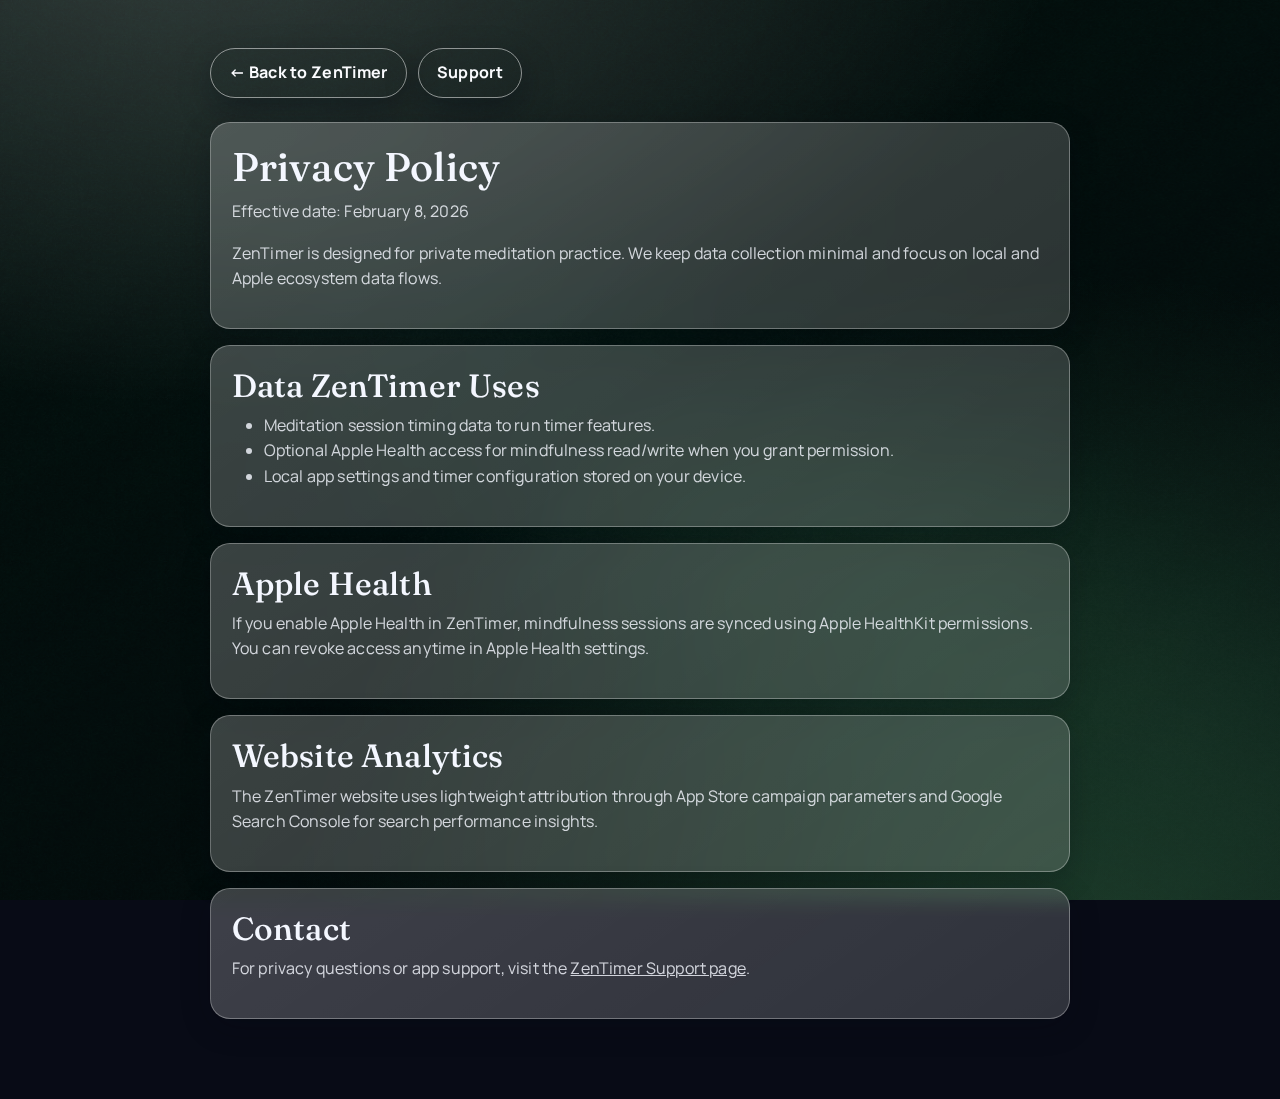
<file: privacy.html>
<!doctype html>
<html lang="en">
  <head>
    <meta charset="utf-8" />
    <meta name="viewport" content="width=device-width, initial-scale=1" />
    <meta name="theme-color" content="#080b16" />
    <meta name="apple-mobile-web-app-status-bar-style" content="black-translucent" />
    <title>ZenTimer Privacy Policy</title>
    <meta name="description" content="ZenTimer privacy policy: learn how the app handles your data, Apple Health integration, and website analytics. No tracking, no accounts, fully private." />
    <meta name="robots" content="index, follow" />
    <meta property="og:type" content="website" />
    <meta property="og:title" content="ZenTimer Privacy Policy" />
    <meta property="og:description" content="Learn how ZenTimer handles your data. No tracking, no accounts — fully private meditation timing." />
    <meta property="og:url" content="https://getzentimer.com/privacy.html" />
    <link rel="canonical" href="https://getzentimer.com/privacy.html" />
    <link rel="icon" type="image/png" href="assets/img/favicon.png" />
    <link rel="preconnect" href="https://fonts.googleapis.com" />
    <link rel="preconnect" href="https://fonts.gstatic.com" crossorigin />
    <link
      href="https://fonts.googleapis.com/css2?family=Fraunces:opsz,wght@9..144,500;9..144,700&family=Manrope:wght@500;700;800&display=swap"
      rel="stylesheet"
    />
    <link
      href="https://cdn.jsdelivr.net/npm/bootstrap@5.3.3/dist/css/bootstrap.min.css"
      rel="stylesheet"
      integrity="sha384-QWTKZyjpPEjISv5WaRU9OFeRpok6YctnYmDr5pNlyT2bRjXh0JMhjY6hW+ALEwIH"
      crossorigin="anonymous"
    />
    <link rel="stylesheet" href="assets/css/styles.css" />
    <style>
      body { padding: 3rem 0 5rem; }
      .privacy-wrap { width: min(860px, 92vw); margin-inline: auto; }
      .privacy-wrap h1, .privacy-wrap h2 { font-family: "Fraunces", serif; }
      .privacy-wrap p, .privacy-wrap li { color: rgba(245, 248, 255, 0.82); }
      .privacy-card { padding: 1.3rem; border-radius: 1.25rem; margin-top: 1rem; }
      .privacy-nav { display: flex; flex-wrap: wrap; gap: 0.7rem; }
    </style>
  </head>
  <body>
    <div class="zt-bg-root" aria-hidden="true">
      <div class="zt-bg-layer is-active" style="background-image:url('assets/img/backgrounds/forest-1600x900.jpg')"></div>
      <div class="zt-bg-layer" style="background-image:url('assets/img/backgrounds/forest-1600x900.jpg')"></div>
    </div>
    <div class="zt-bg-overlay" aria-hidden="true"></div>

    <main class="privacy-wrap">
      <nav class="privacy-nav" aria-label="Privacy page navigation">
        <a class="zt-glass-btn zt-glass-btn--ghost" href="index.html">← Back to ZenTimer</a>
        <a class="zt-glass-btn zt-glass-btn--ghost" href="support.html">Support</a>
      </nav>

      <article class="privacy-card zt-glass mt-4">
        <h1>Privacy Policy</h1>
        <p>Effective date: February 8, 2026</p>
        <p>
          ZenTimer is designed for private meditation practice. We keep data collection minimal and focus on local and Apple ecosystem data flows.
        </p>
      </article>

      <article class="privacy-card zt-glass">
        <h2>Data ZenTimer Uses</h2>
        <ul>
          <li>Meditation session timing data to run timer features.</li>
          <li>Optional Apple Health access for mindfulness read/write when you grant permission.</li>
          <li>Local app settings and timer configuration stored on your device.</li>
        </ul>
      </article>

      <article class="privacy-card zt-glass">
        <h2>Apple Health</h2>
        <p>
          If you enable Apple Health in ZenTimer, mindfulness sessions are synced using Apple HealthKit permissions. You can revoke access anytime in Apple Health settings.
        </p>
      </article>

      <article class="privacy-card zt-glass">
        <h2>Website Analytics</h2>
        <p>
          The ZenTimer website uses lightweight attribution through App Store campaign parameters and Google Search Console for search performance insights.
        </p>
      </article>

      <article class="privacy-card zt-glass">
        <h2>Contact</h2>
        <p>
          For privacy questions or app support, visit the
          <a href="support.html" aria-label="Open ZenTimer support page">ZenTimer Support page</a>.
        </p>
      </article>
    </main>
  </body>
</html>
</file>
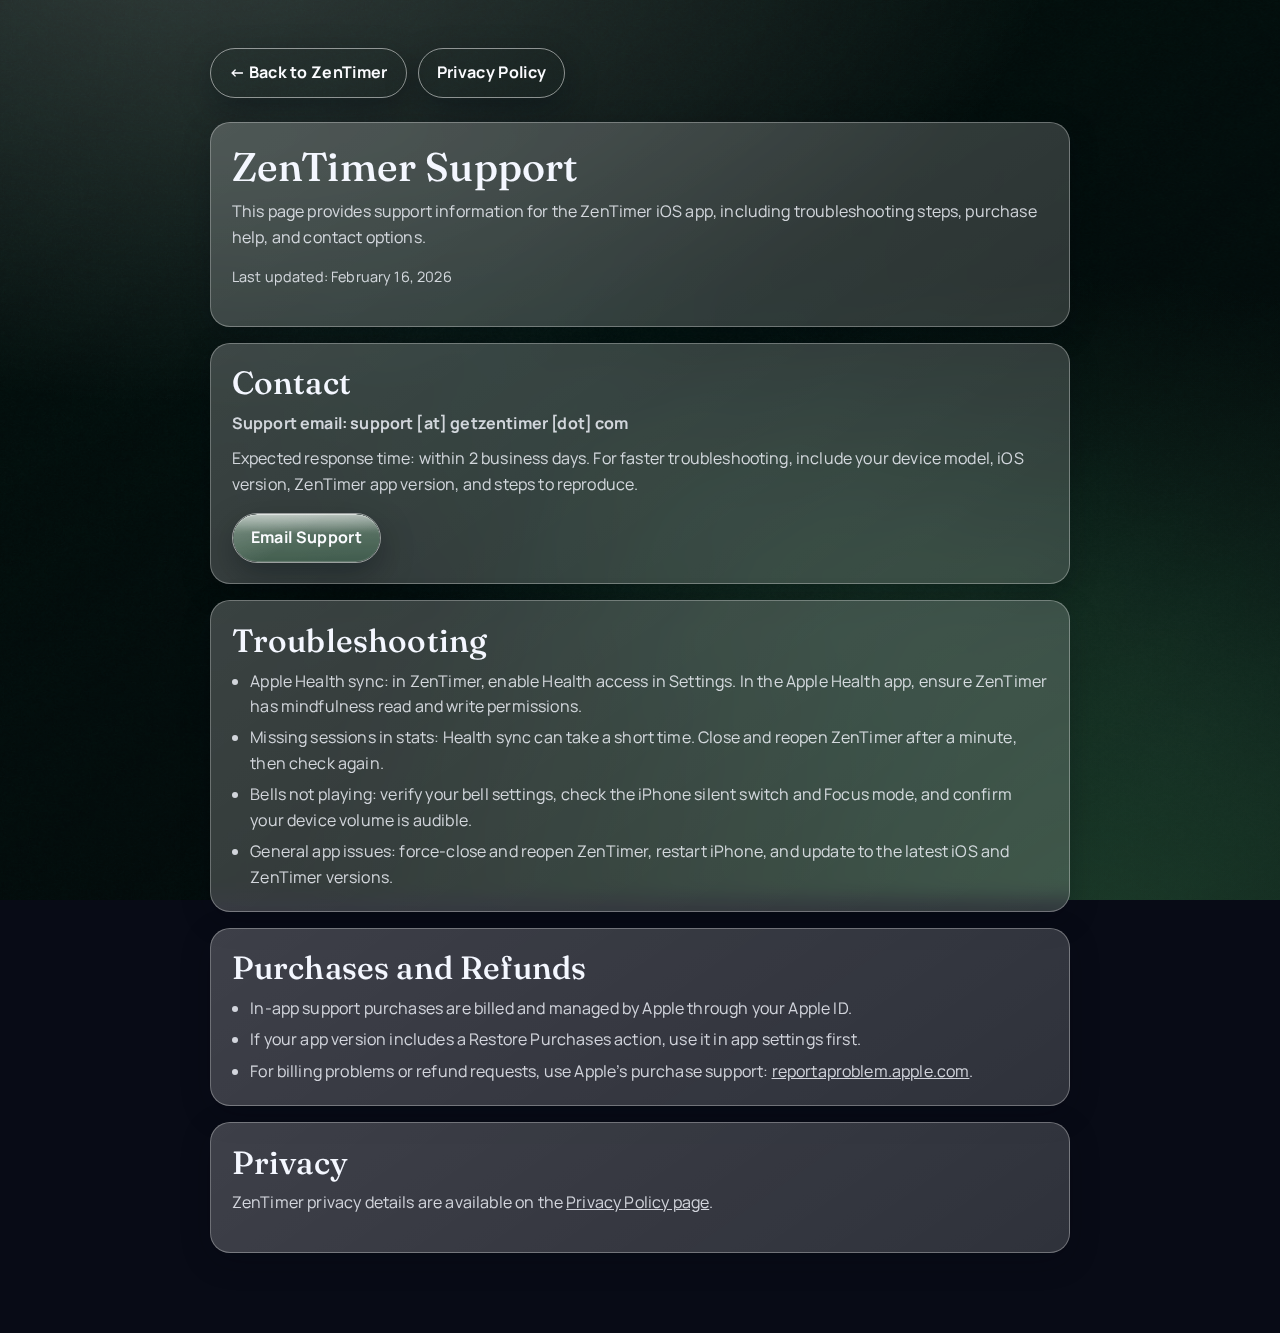
<file: support.html>
<!doctype html>
<html lang="en">
  <head>
    <meta charset="utf-8" />
    <meta name="viewport" content="width=device-width, initial-scale=1" />
    <title>ZenTimer Support</title>
    <meta
      name="description"
      content="ZenTimer app support: contact details, troubleshooting, Apple Health guidance, and billing help."
    />
    <link rel="canonical" href="https://getzentimer.com/support.html" />
    <link rel="icon" type="image/png" href="assets/img/favicon.png" />
    <link rel="preconnect" href="https://fonts.googleapis.com" />
    <link rel="preconnect" href="https://fonts.gstatic.com" crossorigin />
    <link
      href="https://fonts.googleapis.com/css2?family=Fraunces:opsz,wght@9..144,500;9..144,700&family=Manrope:wght@500;700;800&display=swap"
      rel="stylesheet"
    />
    <link
      href="https://cdn.jsdelivr.net/npm/bootstrap@5.3.3/dist/css/bootstrap.min.css"
      rel="stylesheet"
      integrity="sha384-QWTKZyjpPEjISv5WaRU9OFeRpok6YctnYmDr5pNlyT2bRjXh0JMhjY6hW+ALEwIH"
      crossorigin="anonymous"
    />
    <link rel="stylesheet" href="assets/css/styles.css" />
    <style>
      body { padding: 3rem 0 5rem; }
      .support-wrap { width: min(860px, 92vw); margin-inline: auto; }
      .support-wrap h1, .support-wrap h2 { font-family: "Fraunces", serif; }
      .support-wrap p, .support-wrap li { color: rgba(245, 248, 255, 0.82); }
      .support-card { padding: 1.3rem; border-radius: 1.25rem; margin-top: 1rem; }
      .support-nav { display: flex; flex-wrap: wrap; gap: 0.7rem; }
      .support-meta { color: rgba(239, 244, 255, 0.68); font-size: 0.9rem; }
      .support-contact-line { margin-bottom: 0.65rem; font-weight: 700; letter-spacing: 0.01em; }
      .support-list { padding-left: 1.15rem; margin-bottom: 0; }
      .support-list li + li { margin-top: 0.4rem; }
      .support-actions { margin-top: 0.85rem; }
    </style>
  </head>
  <body>
    <div class="zt-bg-root" aria-hidden="true">
      <div class="zt-bg-layer is-active" style="background-image:url('assets/img/backgrounds/forest-1600x900.jpg')"></div>
      <div class="zt-bg-layer" style="background-image:url('assets/img/backgrounds/forest-1600x900.jpg')"></div>
    </div>
    <div class="zt-bg-overlay" aria-hidden="true"></div>

    <main class="support-wrap">
      <nav class="support-nav" aria-label="Support page navigation">
        <a class="zt-glass-btn zt-glass-btn--ghost" href="index.html">← Back to ZenTimer</a>
        <a class="zt-glass-btn zt-glass-btn--ghost" href="privacy.html">Privacy Policy</a>
      </nav>

      <article class="support-card zt-glass mt-4">
        <h1>ZenTimer Support</h1>
        <p>
          This page provides support information for the ZenTimer iOS app, including troubleshooting steps,
          purchase help, and contact options.
        </p>
        <p class="support-meta">Last updated: February 16, 2026</p>
      </article>

      <article class="support-card zt-glass">
        <h2>Contact</h2>
        <p class="support-contact-line">
          Support email: <span aria-label="support email address">support [at] getzentimer [dot] com</span>
        </p>
        <p>
          Expected response time: within 2 business days. For faster troubleshooting, include your device model,
          iOS version, ZenTimer app version, and steps to reproduce.
        </p>
        <div class="support-actions">
          <a
            id="zt-support-email-link"
            class="zt-glass-btn zt-glass-btn--primary"
            href="#"
            rel="noopener noreferrer"
            aria-label="Email ZenTimer support"
          >
            <span class="zt-glass-btn__fx" aria-hidden="true">
              <span class="zt-glass-btn__effect"></span>
              <span class="zt-glass-btn__tint"></span>
              <span class="zt-glass-btn__shine"></span>
            </span>
            <span class="zt-glass-btn__label">Email Support</span>
          </a>
        </div>
      </article>

      <article class="support-card zt-glass">
        <h2>Troubleshooting</h2>
        <ul class="support-list">
          <li>
            Apple Health sync: in ZenTimer, enable Health access in Settings. In the Apple Health app, ensure
            ZenTimer has mindfulness read and write permissions.
          </li>
          <li>
            Missing sessions in stats: Health sync can take a short time. Close and reopen ZenTimer after a minute,
            then check again.
          </li>
          <li>
            Bells not playing: verify your bell settings, check the iPhone silent switch and Focus mode, and confirm
            your device volume is audible.
          </li>
          <li>
            General app issues: force-close and reopen ZenTimer, restart iPhone, and update to the latest iOS and
            ZenTimer versions.
          </li>
        </ul>
      </article>

      <article class="support-card zt-glass">
        <h2>Purchases and Refunds</h2>
        <ul class="support-list">
          <li>
            In-app support purchases are billed and managed by Apple through your Apple ID.
          </li>
          <li>
            If your app version includes a Restore Purchases action, use it in app settings first.
          </li>
          <li>
            For billing problems or refund requests, use Apple’s purchase support:
            <a href="https://reportaproblem.apple.com/" target="_blank" rel="noopener noreferrer">reportaproblem.apple.com</a>.
          </li>
        </ul>
      </article>

      <article class="support-card zt-glass">
        <h2>Privacy</h2>
        <p>
          ZenTimer privacy details are available on the
          <a href="privacy.html" aria-label="View ZenTimer privacy policy">Privacy Policy page</a>.
        </p>
      </article>
    </main>

    <script>
      (() => {
        const link = document.getElementById("zt-support-email-link");
        if (!link) return;

        const mailbox = ["sup", "port"].join("");
        const host = ["get", "zentimer"].join("");
        const tld = ["c", "o", "m"].join("");
        const address = [mailbox, "@", host, ".", tld].join("");
        const subject = encodeURIComponent("ZenTimer Support Request");

        link.setAttribute("href", `mailto:${address}?subject=${subject}`);
      })();
    </script>
  </body>
</html>
</file>
<file: assets/css/styles.css>
:root {
  --bg-veil: rgba(7, 10, 20, 0.42);
  --bg-veil-strong: rgba(5, 7, 14, 0.68);
  --text-main: #f4f7ff;
  --text-muted: rgba(239, 244, 255, 0.78);
  --theme-accent: #478c5c;
  --theme-accent-soft: color-mix(in srgb, var(--theme-accent) 42%, white 58%);
  --glass-bg: rgba(255, 255, 255, 0.16);
  --glass-bg-strong: rgba(255, 255, 255, 0.22);
  --glass-border: rgba(255, 255, 255, 0.3);
  --glass-blur: 10px;
  --glass-shadow: 0 8px 30px rgba(5, 8, 18, 0.22);
  --zt-btn-blur: 14px;
  --zt-btn-shadow: 0 12px 32px rgba(4, 8, 18, 0.34);
  --zt-btn-border: rgba(255, 255, 255, 0.5);
  --zt-btn-tint-idle: rgba(255, 255, 255, 0.09);
  --zt-btn-tint-hover: rgba(255, 255, 255, 0.15);
  --zt-btn-shine-strength: 1;
  --zt-btn-distortion-scale: 0;
  --section-gap: clamp(3.5rem, 7vw, 7rem);
  --radius-lg: 1.5rem;
  --radius-xl: 2rem;
}

* {
  box-sizing: border-box;
}

html,
body {
  min-height: 100%;
}

body {
  margin: 0;
  font-family: "Manrope", "Plus Jakarta Sans", "Avenir Next", sans-serif;
  color: var(--text-main);
  background: #080b16;
  line-height: 1.58;
  letter-spacing: 0.01em;
  overflow-x: clip;
}

a {
  color: inherit;
}

.zt-shell a:not(.zt-glass-btn):not(.zt-lightbox-close) {
  color: var(--theme-accent);
  text-decoration: underline;
  text-decoration-color: currentColor;
  text-underline-offset: 2px;
  transition: color 180ms ease, text-decoration-color 180ms ease, outline-color 180ms ease, opacity 180ms ease;
}

.zt-shell a:not(.zt-glass-btn):not(.zt-lightbox-close):visited {
  color: var(--theme-accent);
  text-decoration-color: currentColor;
}

.zt-shell a:not(.zt-glass-btn):not(.zt-lightbox-close):hover {
  color: var(--theme-accent);
  text-decoration-color: currentColor;
  opacity: 0.88;
}

.zt-shell a:not(.zt-glass-btn):not(.zt-lightbox-close):focus-visible {
  outline: 2px solid var(--theme-accent);
  outline-offset: 2px;
}

.zt-site {
  position: relative;
  isolation: isolate;
}

.zt-bg-root {
  position: fixed;
  inset: 0;
  z-index: -2;
  overflow: hidden;
}

.zt-bg-layer {
  position: absolute;
  inset: -6%;
  background-position: center;
  background-repeat: no-repeat;
  background-size: cover;
  opacity: 0;
  transform: scale(1.06);
  transition: opacity var(--bg-crossfade-ms, 1800ms) ease, transform 2.6s ease;
  will-change: opacity, transform;
}

.zt-bg-layer.is-active {
  opacity: 1;
  transform: scale(1.01);
}

.zt-bg-overlay {
  position: fixed;
  inset: 0;
  z-index: -1;
  pointer-events: none;
  background:
    radial-gradient(120% 100% at 15% -12%, rgba(255, 255, 255, 0.2), transparent 57%),
    radial-gradient(100% 120% at 85% 105%, color-mix(in srgb, var(--theme-accent) 36%, transparent) 0%, transparent 62%),
    linear-gradient(155deg, var(--bg-veil) 0%, var(--bg-veil-strong) 100%);
  transition: background 1200ms ease;
}

.zt-grain {
  position: fixed;
  inset: 0;
  z-index: 0;
  pointer-events: none;
  opacity: 0.13;
  mix-blend-mode: soft-light;
  background-image: radial-gradient(circle at 1px 1px, rgba(255, 255, 255, 0.6) 0.8px, transparent 0);
  background-size: 3px 3px;
}

.zt-shell {
  position: relative;
  z-index: 1;
  padding-bottom: 6rem;
}

.container-zt {
  width: min(1140px, 92vw);
  margin-inline: auto;
}

.zt-hero {
  display: grid;
  grid-template-columns: minmax(0, 1fr) minmax(0, 1.05fr);
  column-gap: clamp(2rem, 4vw, 4.25rem);
  align-items: start;
  padding-top: clamp(3rem, 8vw, 6.25rem);
  padding-bottom: clamp(2rem, 5vw, 3.8rem);
}

.zt-hero > :not(.zt-theme-showcase) {
  grid-column: 1;
}

.zt-hero h1 {
  font-family: "Fraunces", "Iowan Old Style", serif;
  font-size: clamp(2rem, 5.4vw, 4.35rem);
  line-height: 1.06;
  letter-spacing: 0.012em;
  margin: 0 0 0.95rem;
  max-width: 18ch;
  color: var(--text-main);
}

.zt-hero p {
  font-size: clamp(1rem, 2.2vw, 1.25rem);
  color: var(--text-muted);
  max-width: 62ch;
}

.zt-cta-row {
  display: flex;
  flex-wrap: wrap;
  gap: 0.75rem;
  margin-top: 1.35rem;
}

.zt-hero-note {
  margin-top: 0.95rem;
  color: rgba(239, 244, 255, 0.7);
  font-size: 0.9rem;
}

/* ── Theme Showcase ────────────────────────────── */

.zt-theme-showcase {
  grid-column: 2;
  grid-row: 1 / span 6;
  display: flex;
  flex-direction: column;
  align-items: center;
  align-self: start;
  gap: 1.2rem;
  margin-top: 0;
}

.zt-phone-deck-wrap {
  min-width: 0;
  display: flex;
  justify-content: center;
}

.zt-phone-deck {
  --phone-front-transform: translate3d(76px, 10px, 0) rotate(8deg) scale(1);
  --phone-back-transform: translate3d(-12px, 96px, 0) rotate(-9deg) scale(0.93);
  position: relative;
  width: 452px;
  height: 734px;
  margin-inline: auto;
  perspective: 1500px;
}

.zt-phone-deck::after {
  content: "";
  position: absolute;
  left: 14%;
  right: 14%;
  bottom: 16px;
  height: 40px;
  border-radius: 999px;
  background: color-mix(in srgb, var(--theme-accent) 38%, transparent);
  filter: blur(26px);
  opacity: 0.95;
  pointer-events: none;
}

.zt-showcase-device {
  position: absolute;
  top: 0;
  left: 0;
  width: 339px;
  height: 668px;
  overflow: visible;
  cursor: pointer;
  transition:
    transform 820ms cubic-bezier(0.2, 0.8, 0.2, 1),
    filter 820ms ease,
    opacity 820ms ease,
    box-shadow 820ms ease;
  will-change: transform, filter, opacity;
}

.zt-showcase-device .device-iphone-14-pro {
  pointer-events: none;
  transform: scale(0.72);
  transform-origin: top left;
  position: absolute;
  top: 0;
  left: 0;
}

.zt-showcase-device .device-screen {
  object-fit: cover;
  transition: opacity 500ms ease;
}

.zt-showcase-device .device-screen.is-fading {
  opacity: 0;
}

.zt-phone-deck .zt-showcase-device--timer {
  z-index: 2;
  transform: var(--phone-front-transform);
  filter: saturate(1) brightness(1);
  opacity: 1;
}

.zt-phone-deck .zt-showcase-device--stats {
  z-index: 1;
  transform: var(--phone-back-transform);
  filter: saturate(0.9) brightness(0.84);
  opacity: 0.96;
}

.zt-phone-deck.is-swapped .zt-showcase-device--timer {
  z-index: 1;
  transform: var(--phone-back-transform);
  filter: saturate(0.9) brightness(0.84);
  opacity: 0.96;
}

.zt-phone-deck.is-swapped .zt-showcase-device--stats {
  z-index: 2;
  transform: var(--phone-front-transform);
  filter: saturate(1) brightness(1);
  opacity: 1;
}

.zt-showcase-device:focus-visible {
  outline: 2px solid color-mix(in srgb, var(--theme-accent) 72%, white 28%);
  outline-offset: 4px;
  border-radius: 2rem;
}

.zt-theme-cards {
  display: grid;
  grid-template-columns: repeat(3, minmax(0, 1fr));
  gap: 0.65rem;
  width: min(460px, 100%);
}

.zt-theme-card {
  position: relative;
  display: flex;
  align-items: flex-end;
  aspect-ratio: 3 / 2;
  padding: 0.75rem 0.9rem;
  border-radius: 1rem;
  border: 2px solid rgba(255, 255, 255, 0.12);
  background-size: cover;
  background-position: center;
  color: #fff;
  font: inherit;
  font-size: 0.9rem;
  font-weight: 700;
  cursor: pointer;
  overflow: hidden;
  transition: border-color 300ms ease, transform 200ms ease, box-shadow 300ms ease;
}

.zt-theme-card::before {
  content: "";
  position: absolute;
  inset: 0;
  background: linear-gradient(to top, rgba(0, 0, 0, 0.55) 0%, rgba(0, 0, 0, 0.1) 50%, transparent 100%);
  border-radius: inherit;
  pointer-events: none;
}

.zt-theme-card:hover {
  border-color: rgba(255, 255, 255, 0.35);
  transform: translateY(-2px);
  box-shadow: 0 6px 20px rgba(0, 0, 0, 0.3);
}

.zt-theme-card[aria-pressed="true"] {
  border-color: var(--card-accent, var(--theme-accent));
  box-shadow: 0 0 0 1px var(--card-accent, var(--theme-accent)),
              0 0 20px color-mix(in srgb, var(--card-accent, var(--theme-accent)) 35%, transparent);
}

.zt-theme-card-name {
  position: relative;
  z-index: 1;
  text-shadow: 0 1px 4px rgba(0, 0, 0, 0.5);
  white-space: nowrap;
}

.zt-theme-card.is-loading .zt-theme-card-name { visibility: hidden; }

.zt-theme-card.is-loading::after {
  content: "";
  position: absolute;
  z-index: 2;
  inset: 0;
  margin: auto;
  width: 1.25rem;
  height: 1.25rem;
  border: 2.5px solid rgba(255, 255, 255, 0.3);
  border-top-color: #fff;
  border-radius: 50%;
  animation: zt-spin 0.6s linear infinite;
}

@keyframes zt-spin { to { transform: rotate(360deg); } }

.zt-divider {
  margin-top: var(--section-gap);
}

.zt-section {
  padding-top: 1.5rem;
}

.zt-section h2 {
  font-family: "Fraunces", serif;
  font-size: clamp(1.7rem, 4vw, 2.7rem);
  margin-bottom: 0.85rem;
  color: var(--text-main);
}

.zt-section > p {
  max-width: 66ch;
  color: var(--text-muted);
}

.zt-feature-grid {
  margin-top: 1.3rem;
  display: grid;
  grid-template-columns: repeat(2, minmax(0, 1fr));
  gap: 1rem;
}

.zt-feature {
  padding: 1rem 1.05rem;
  border-radius: 1.25rem;
}

.zt-feature h3 {
  font-size: 1.05rem;
  margin-bottom: 0.35rem;
  color: var(--text-main);
}

.zt-feature p {
  color: rgba(238, 243, 255, 0.76);
  margin-bottom: 0;
  font-size: 0.92rem;
}

.zt-feature-screenshot {
  float: right;
  width: 80px;
  margin: 0 0 0.5rem 0.75rem;
  border-radius: 0.65rem;
  overflow: hidden;
  cursor: pointer;
  transition: transform 200ms ease;
}

.zt-feature-screenshot:hover {
  transform: scale(1.06);
}

.zt-feature-screen {
  display: block;
  width: 100%;
  height: auto;
  border-radius: 0.65rem;
  transition: opacity 500ms ease;
}

.zt-feature-screen.is-fading {
  opacity: 0;
}

.zt-lightbox {
  position: fixed;
  inset: 0;
  z-index: 1000;
  display: flex;
  align-items: center;
  justify-content: center;
  background: rgba(0, 0, 0, 0.7);
  backdrop-filter: blur(12px);
  -webkit-backdrop-filter: blur(12px);
  opacity: 0;
  pointer-events: none;
  transition: opacity 300ms ease;
}

.zt-lightbox.is-open {
  opacity: 1;
  pointer-events: auto;
}

.zt-lightbox-close {
  position: absolute;
  top: 1rem;
  right: 1.25rem;
  background: none;
  border: none;
  color: #fff;
  font-size: 2rem;
  cursor: pointer;
  line-height: 1;
  opacity: 0.8;
  transition: opacity 150ms ease;
}

.zt-lightbox-close:hover {
  opacity: 1;
}

.zt-lightbox-img {
  max-width: 90vw;
  max-height: 85vh;
  border-radius: 1rem;
  box-shadow: 0 12px 40px rgba(0, 0, 0, 0.5);
}

.zt-pricing {
  display: grid;
  grid-template-columns: 1fr 1fr;
  gap: 1rem;
  margin-top: 1.3rem;
}

.zt-price-card {
  padding: 1.15rem;
  border-radius: 1.25rem;
}

.zt-price-card h3 {
  margin-bottom: 0.3rem;
  font-size: 1.2rem;
  color: var(--text-main);
}

.zt-price-card p {
  color: rgba(239, 244, 255, 0.76);
  margin-bottom: 0;
}

.zt-faq {
  margin-top: 1.2rem;
  display: grid;
  gap: 0.7rem;
}

.zt-faq-item {
  border-radius: 1.15rem;
  padding: 0.9rem 1rem;
}

.zt-faq-item h3 {
  font-size: 0.96rem;
  margin-bottom: 0.25rem;
  color: var(--text-main);
}

.zt-faq-item p {
  margin-bottom: 0;
  color: rgba(241, 246, 255, 0.76);
  font-size: 0.88rem;
}

.zt-footer {
  margin-top: var(--section-gap);
  padding-top: 1.4rem;
  padding-bottom: 3rem;
  border-top: 1px solid rgba(255, 255, 255, 0.24);
  display: flex;
  flex-wrap: wrap;
  justify-content: space-between;
  gap: 0.7rem;
  color: rgba(244, 248, 255, 0.74);
  font-size: 0.86rem;
}

.zt-footer a {
  text-decoration-thickness: 1px;
}

.zt-footer .zt-footer-links a,
.zt-footer .zt-footer-links a:link,
.zt-footer .zt-footer-links a:visited,
.zt-footer .zt-footer-links a:hover,
.zt-footer .zt-footer-links a:active {
  color: var(--theme-accent) !important;
  text-decoration-color: currentColor;
}

.zt-footer a:hover {
  text-decoration-thickness: 2px;
}

.zt-footer a:focus-visible {
  text-decoration-thickness: 2px;
}

.zt-footer-published {
  font-size: 0.78rem;
  opacity: 0.5;
}

.zt-glass {
  background: linear-gradient(145deg, var(--glass-bg-strong), var(--glass-bg));
  border: 1px solid var(--glass-border);
  backdrop-filter: blur(var(--glass-blur));
  -webkit-backdrop-filter: blur(var(--glass-blur));
  box-shadow: var(--glass-shadow);
}

.zt-glass-btn {
  --zt-btn-tint-idle: color-mix(in srgb, var(--theme-accent) 24%, transparent);
  --zt-btn-tint-hover: color-mix(in srgb, var(--theme-accent) 34%, transparent);
  position: relative;
  display: inline-flex;
  align-items: center;
  justify-content: center;
  gap: 0.45rem;
  padding: 0.7rem 1.12rem;
  border-radius: 999px;
  overflow: hidden;
  isolation: isolate;
  border: 1px solid var(--zt-btn-border);
  color: #fbfcff;
  font-weight: 700;
  text-decoration: none;
  letter-spacing: 0.02em;
  background: transparent;
  box-shadow: var(--zt-btn-shadow);
  transition: transform 180ms ease, box-shadow 180ms ease, border-color 220ms ease;
}

.zt-glass-btn__fx,
.zt-glass-btn__effect,
.zt-glass-btn__tint,
.zt-glass-btn__shine {
  position: absolute;
  inset: 0;
  border-radius: inherit;
}

.zt-glass-btn__fx {
  z-index: 0;
  pointer-events: none;
  overflow: hidden;
}

.zt-glass-btn__effect {
  z-index: 0;
  background: linear-gradient(145deg, rgba(255, 255, 255, 0.26), rgba(255, 255, 255, 0.04) 45%, rgba(255, 255, 255, 0.02));
  backdrop-filter: saturate(170%) blur(var(--zt-btn-blur));
  -webkit-backdrop-filter: saturate(170%) blur(var(--zt-btn-blur));
}

.zt-glass-btn__tint {
  z-index: 1;
  background: var(--zt-btn-tint-idle);
  transition: background 180ms ease;
}

.zt-glass-btn__shine {
  z-index: 2;
  opacity: var(--zt-btn-shine-strength);
  background: radial-gradient(130% 70% at 50% -30%, rgba(255, 255, 255, 0.64), rgba(255, 255, 255, 0)),
    linear-gradient(180deg, rgba(255, 255, 255, 0.44) 0%, rgba(255, 255, 255, 0.12) 42%, rgba(255, 255, 255, 0.02) 100%);
  mix-blend-mode: screen;
  box-shadow: inset 0 1px 0.8px rgba(255, 255, 255, 0.56), inset 0 -1px 1px rgba(255, 255, 255, 0.2);
}

.zt-glass-btn__label {
  position: relative;
  z-index: 3;
}

.zt-glass-btn--primary {
  --zt-btn-tint-idle: color-mix(in srgb, var(--theme-accent) 32%, transparent);
  --zt-btn-tint-hover: color-mix(in srgb, var(--theme-accent) 42%, transparent);
}

.zt-glass-btn--ghost {
  --zt-btn-tint-idle: rgba(255, 255, 255, 0.07);
  --zt-btn-tint-hover: rgba(255, 255, 255, 0.13);
}

.zt-glass-btn--liquid {
  --zt-btn-distortion-scale: 150;
}

.zt-glass-btn--liquid .zt-glass-btn__effect {
  filter: url(#zt-glass-distortion);
}

.zt-glass-btn:hover {
  transform: translateY(-1px);
  box-shadow: 0 14px 34px rgba(4, 8, 18, 0.38);
  border-color: rgba(255, 255, 255, 0.62);
}

.zt-glass-btn:hover .zt-glass-btn__tint {
  background: var(--zt-btn-tint-hover);
}

.zt-glass-btn:active {
  transform: translateY(0);
}

.zt-glass-btn:focus-visible {
  outline: 2px solid color-mix(in srgb, var(--theme-accent) 65%, white 35%);
  outline-offset: 2px;
}

.zt-pulse {
  animation: ztPulse 2.9s ease-in-out infinite;
}

@keyframes ztPulse {
  0%,
  100% {
    box-shadow: 0 8px 30px rgba(5, 8, 18, 0.22);
  }
  50% {
    box-shadow: 0 10px 33px rgba(5, 8, 18, 0.3);
  }
}

[data-reveal] {
  opacity: 1;
  transform: translateY(0);
}

.js [data-reveal] {
  opacity: 0;
  transform: translateY(18px);
  transition: opacity 560ms ease, transform 560ms ease;
}

.js [data-reveal].is-visible {
  opacity: 1;
  transform: translateY(0);
}

[data-parallax] {
  transform: translateY(calc(var(--parallax-shift, 0px) * 1px));
  transition: transform 120ms linear;
}

.zt-glass-filter-defs {
  position: absolute;
  width: 0;
  height: 0;
  pointer-events: none;
}

.no-backdrop .zt-glass,
.no-backdrop .zt-glass-btn {
  backdrop-filter: none;
  -webkit-backdrop-filter: none;
  background: rgba(18, 24, 40, 0.9);
}

.no-backdrop .zt-glass-btn__effect {
  backdrop-filter: none;
  -webkit-backdrop-filter: none;
  filter: none;
  background: transparent;
}

.no-backdrop .zt-glass-btn__tint {
  background: rgba(255, 255, 255, 0.08);
}

.no-backdrop .zt-glass-btn__shine {
  opacity: 0.35;
}

@media (max-width: 992px) {
  .zt-hero {
    display: block;
  }

  .zt-pricing,
  .zt-feature-grid {
    grid-template-columns: 1fr;
  }

  .zt-theme-showcase {
    grid-column: auto;
    grid-row: auto;
    gap: 1.75rem;
    margin-top: 2.2rem;
  }

  .zt-phone-deck {
    --phone-front-transform: translate3d(44px, 6px, 0) rotate(6deg) scale(1);
    --phone-back-transform: translate3d(-26px, 72px, 0) rotate(-7deg) scale(0.95);
    width: 392px;
    height: 676px;
  }

  .zt-showcase-device {
    width: 306px;
    height: 603px;
  }

  .zt-showcase-device .device-iphone-14-pro {
    transform: scale(0.65);
  }

  .zt-theme-cards {
    width: min(540px, 100%);
    grid-template-columns: repeat(3, minmax(0, 1fr));
  }
}

@media (max-width: 640px) {
  .zt-hero h1 {
    max-width: 100%;
  }

  .zt-cta-row {
    flex-direction: column;
    align-items: stretch;
  }

  .zt-glass-btn {
    justify-content: center;
  }

  .zt-theme-showcase {
    gap: 1.35rem;
    margin-top: 2rem;
  }

  .zt-phone-deck {
    --phone-front-transform: translate3d(24px, 2px, 0) rotate(4.5deg) scale(1);
    --phone-back-transform: translate3d(-20px, 52px, 0) rotate(-5deg) scale(0.94);
    width: 314px;
    height: 530px;
    transform: translateX(12px);
  }

  .zt-showcase-device {
    width: 250px;
    height: 492px;
  }

  .zt-showcase-device .device-iphone-14-pro {
    transform: scale(0.53);
  }

  .zt-theme-cards {
    grid-template-columns: 1fr 1fr 1fr;
    max-width: 100%;
    width: 100%;
  }

  .zt-theme-card {
    font-size: 0.75rem;
    padding: 0.5rem 0.65rem;
  }

  .zt-footer {
    flex-direction: column;
  }
}

@media (prefers-reduced-motion: reduce) {
  *,
  *::before,
  *::after {
    animation-duration: 0.01ms !important;
    animation-iteration-count: 1 !important;
    transition-duration: 0.01ms !important;
    scroll-behavior: auto !important;
  }

  [data-reveal] {
    opacity: 1;
    transform: none;
  }
}
</file>
